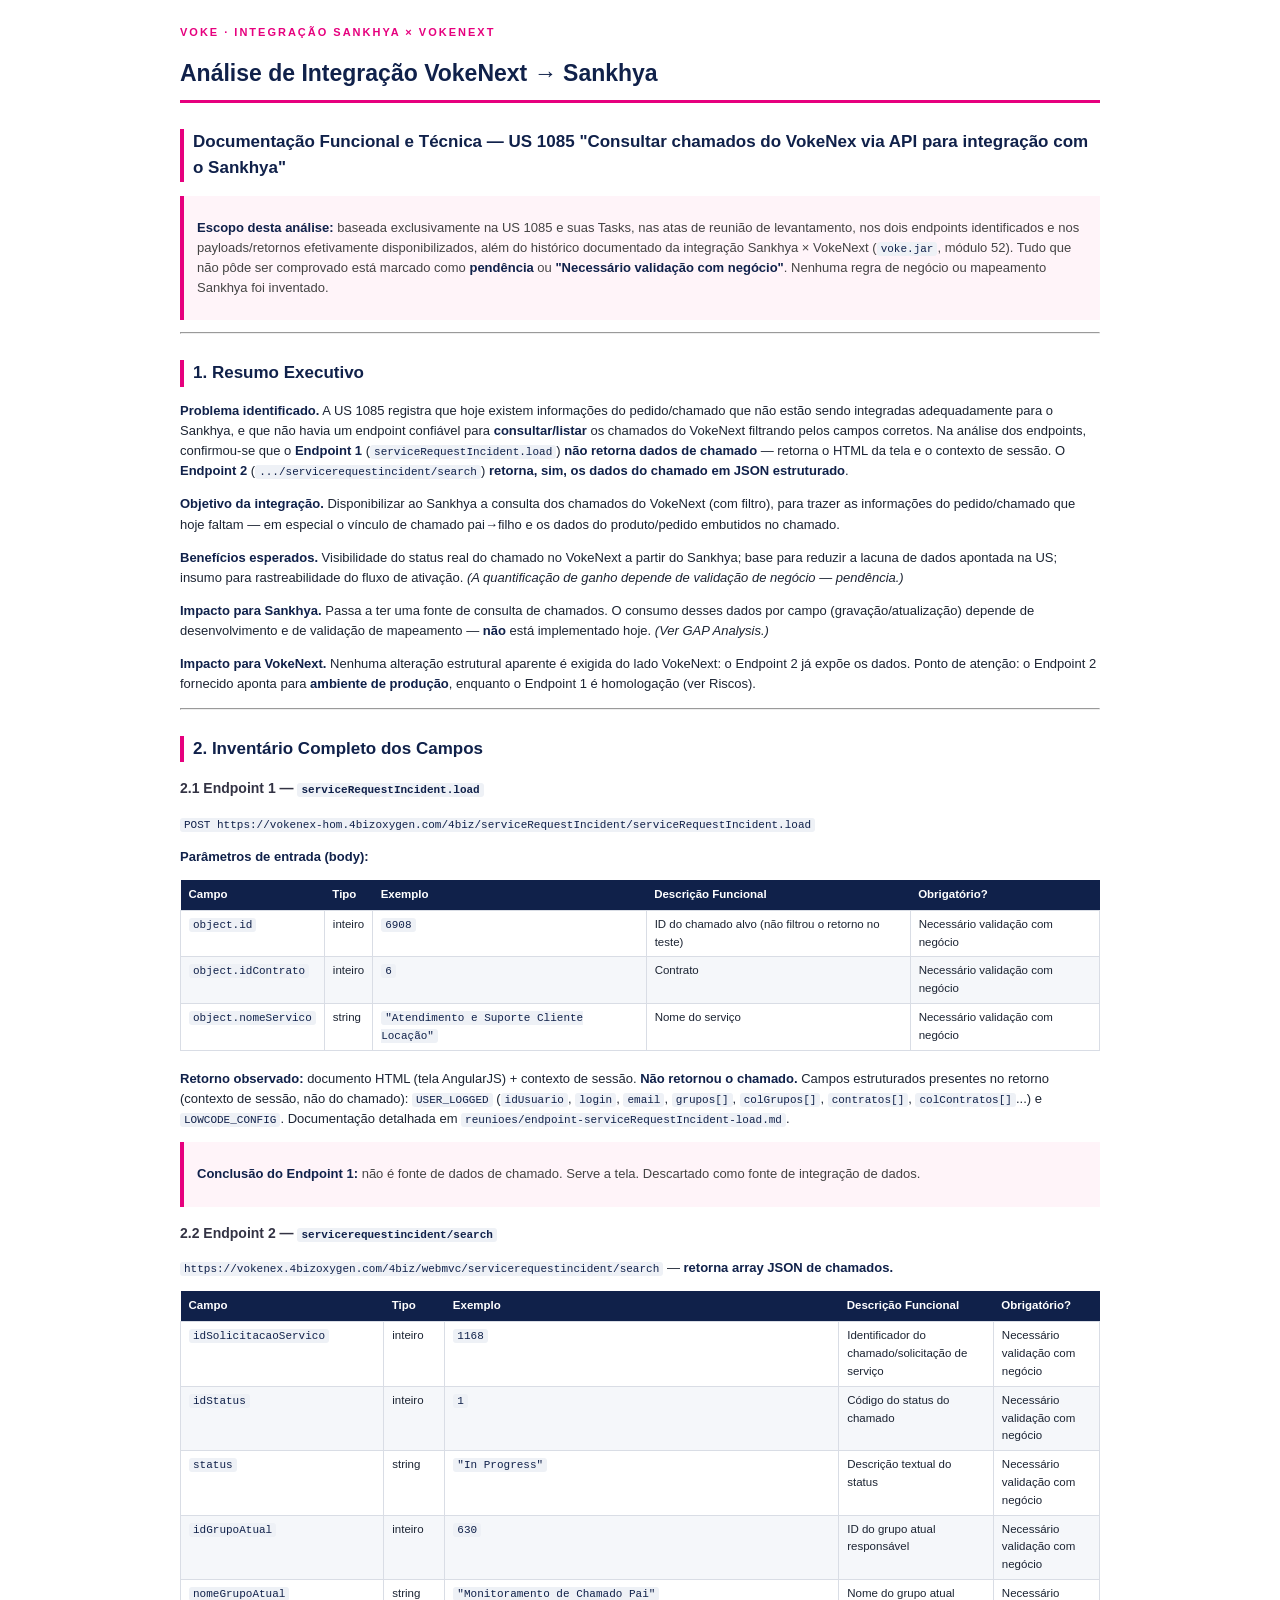
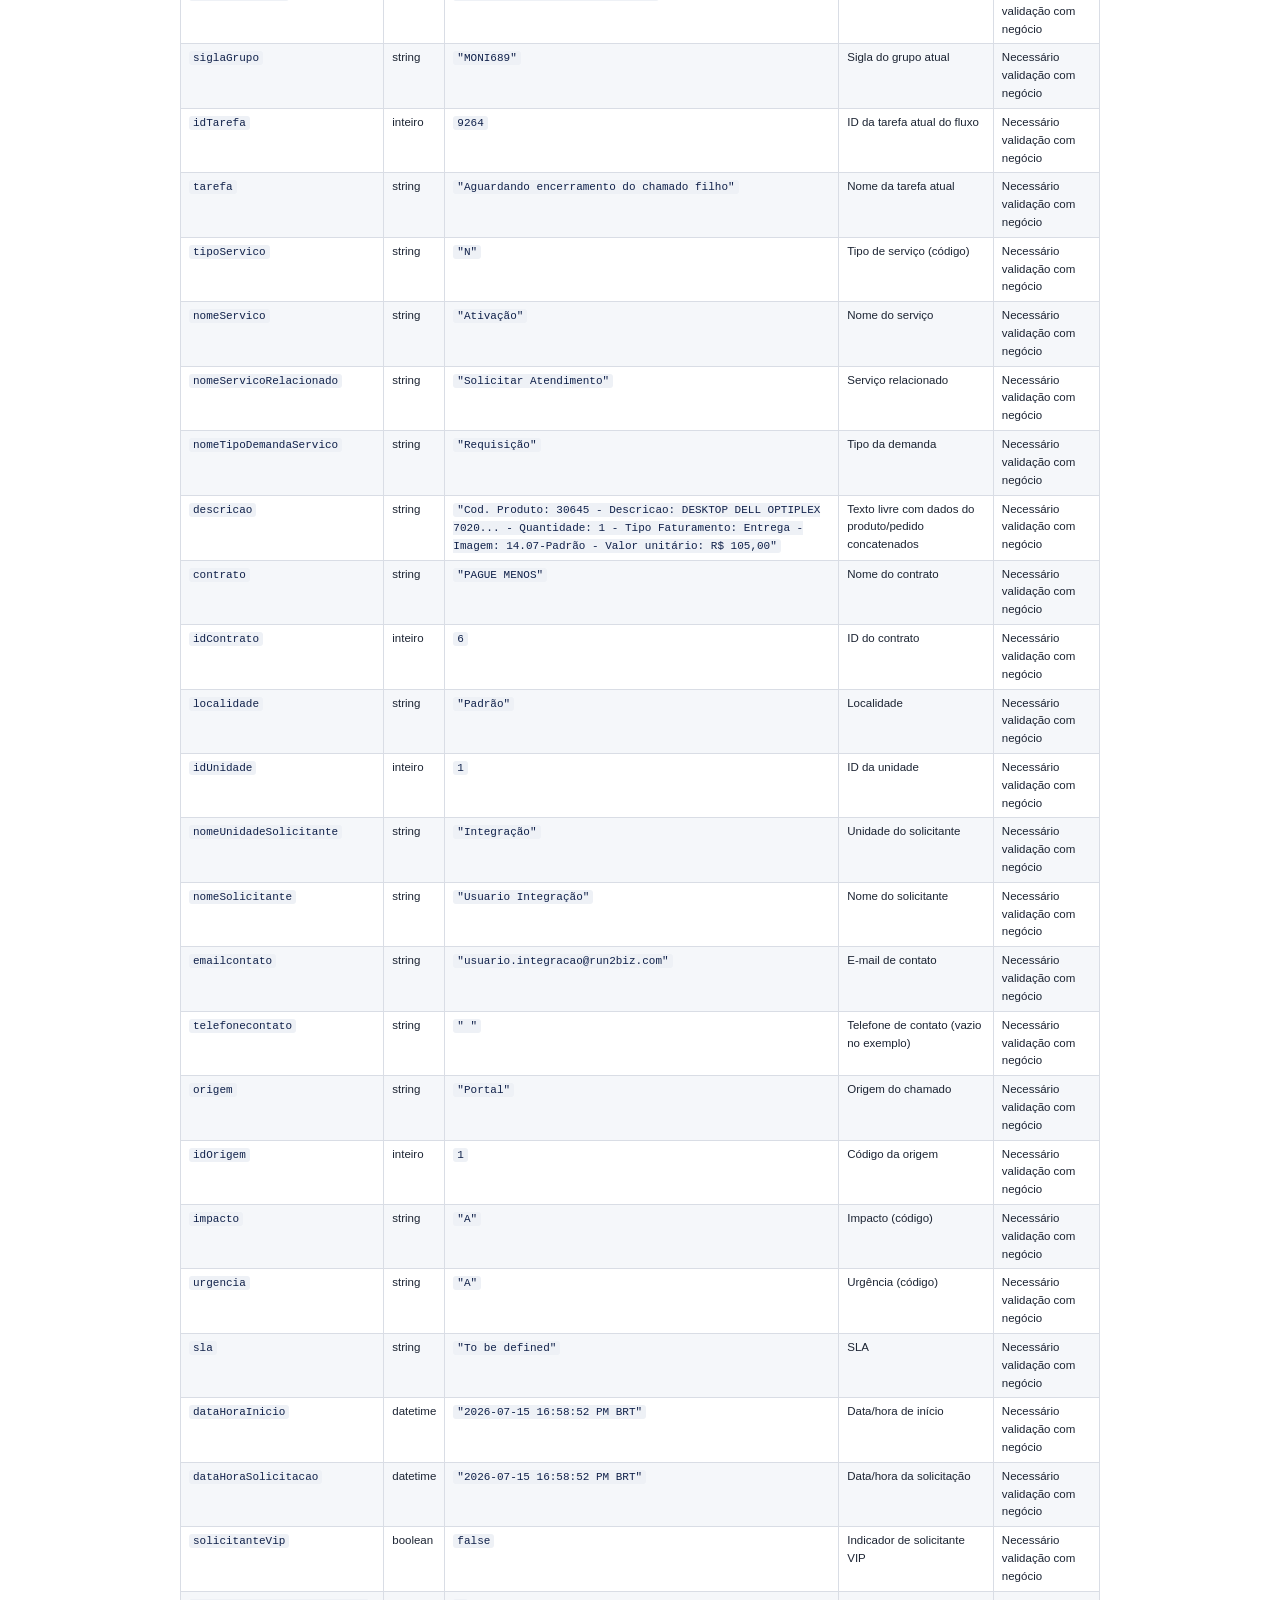
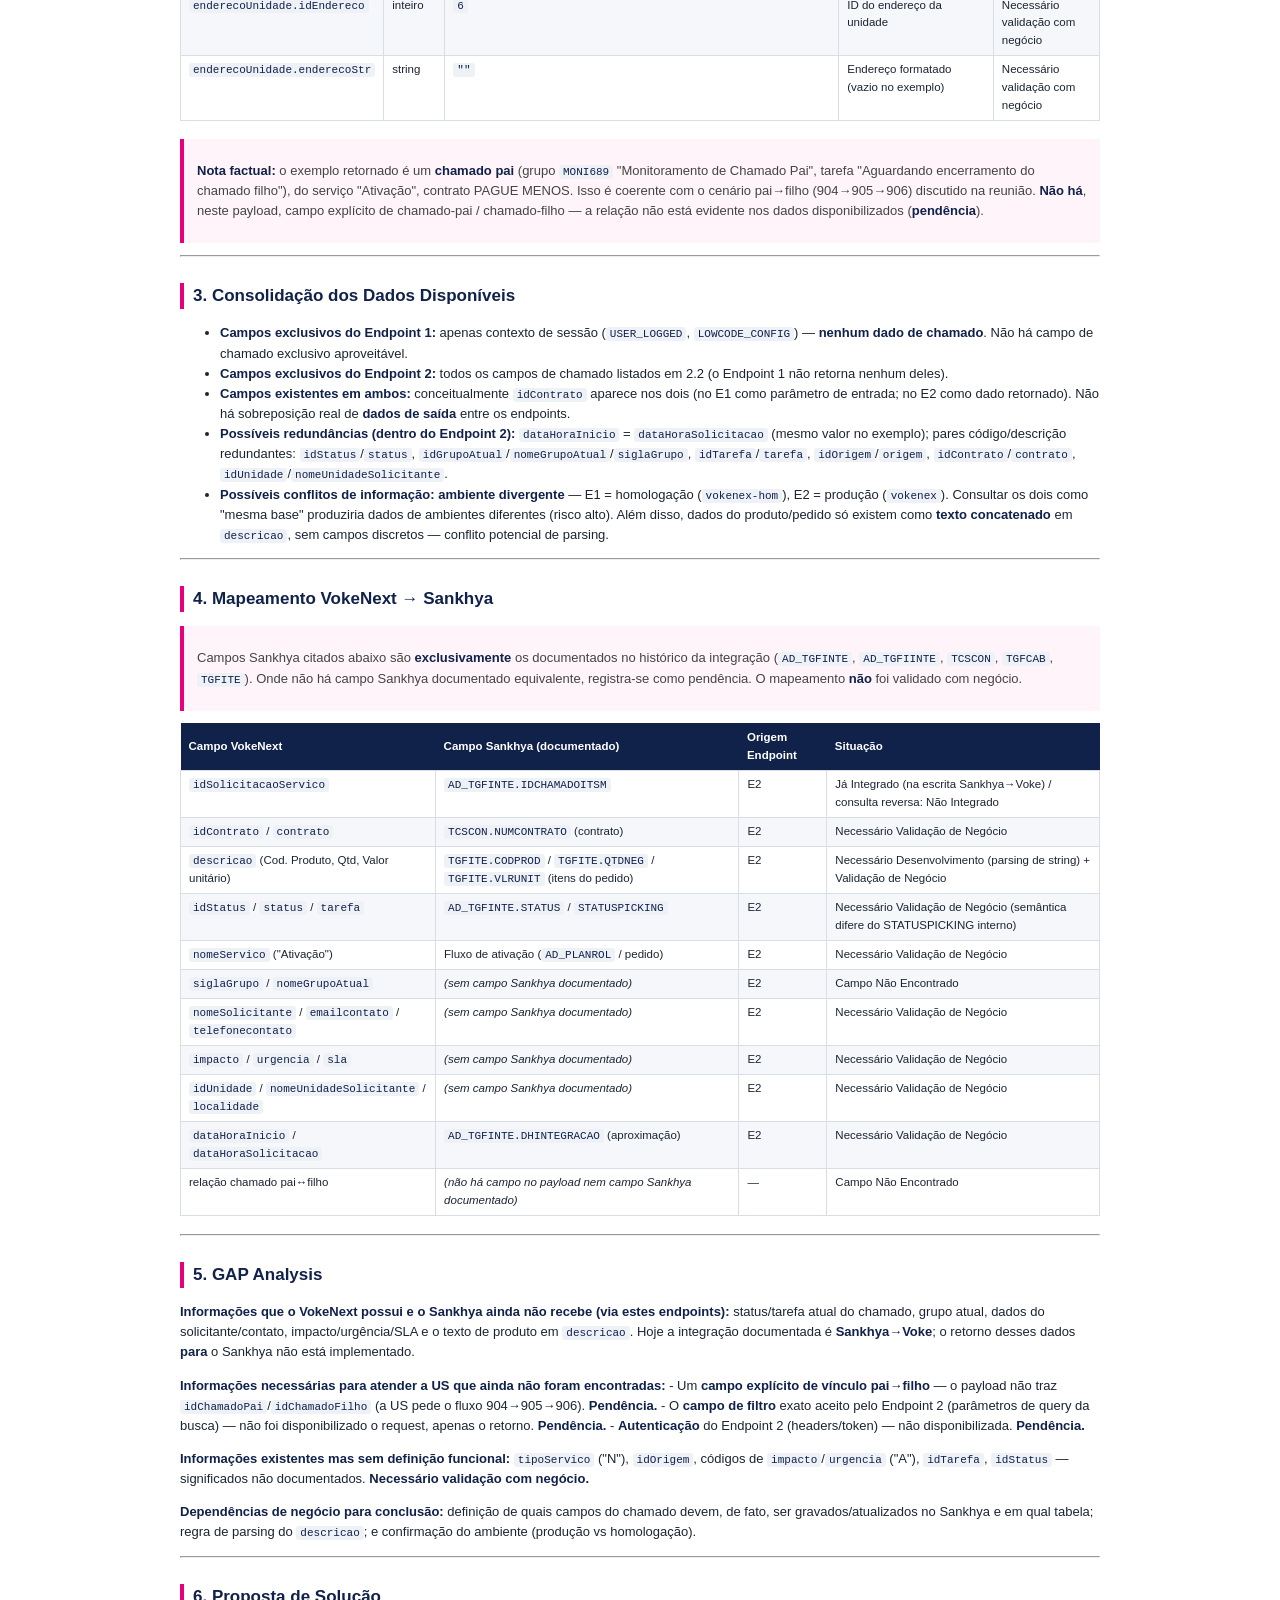
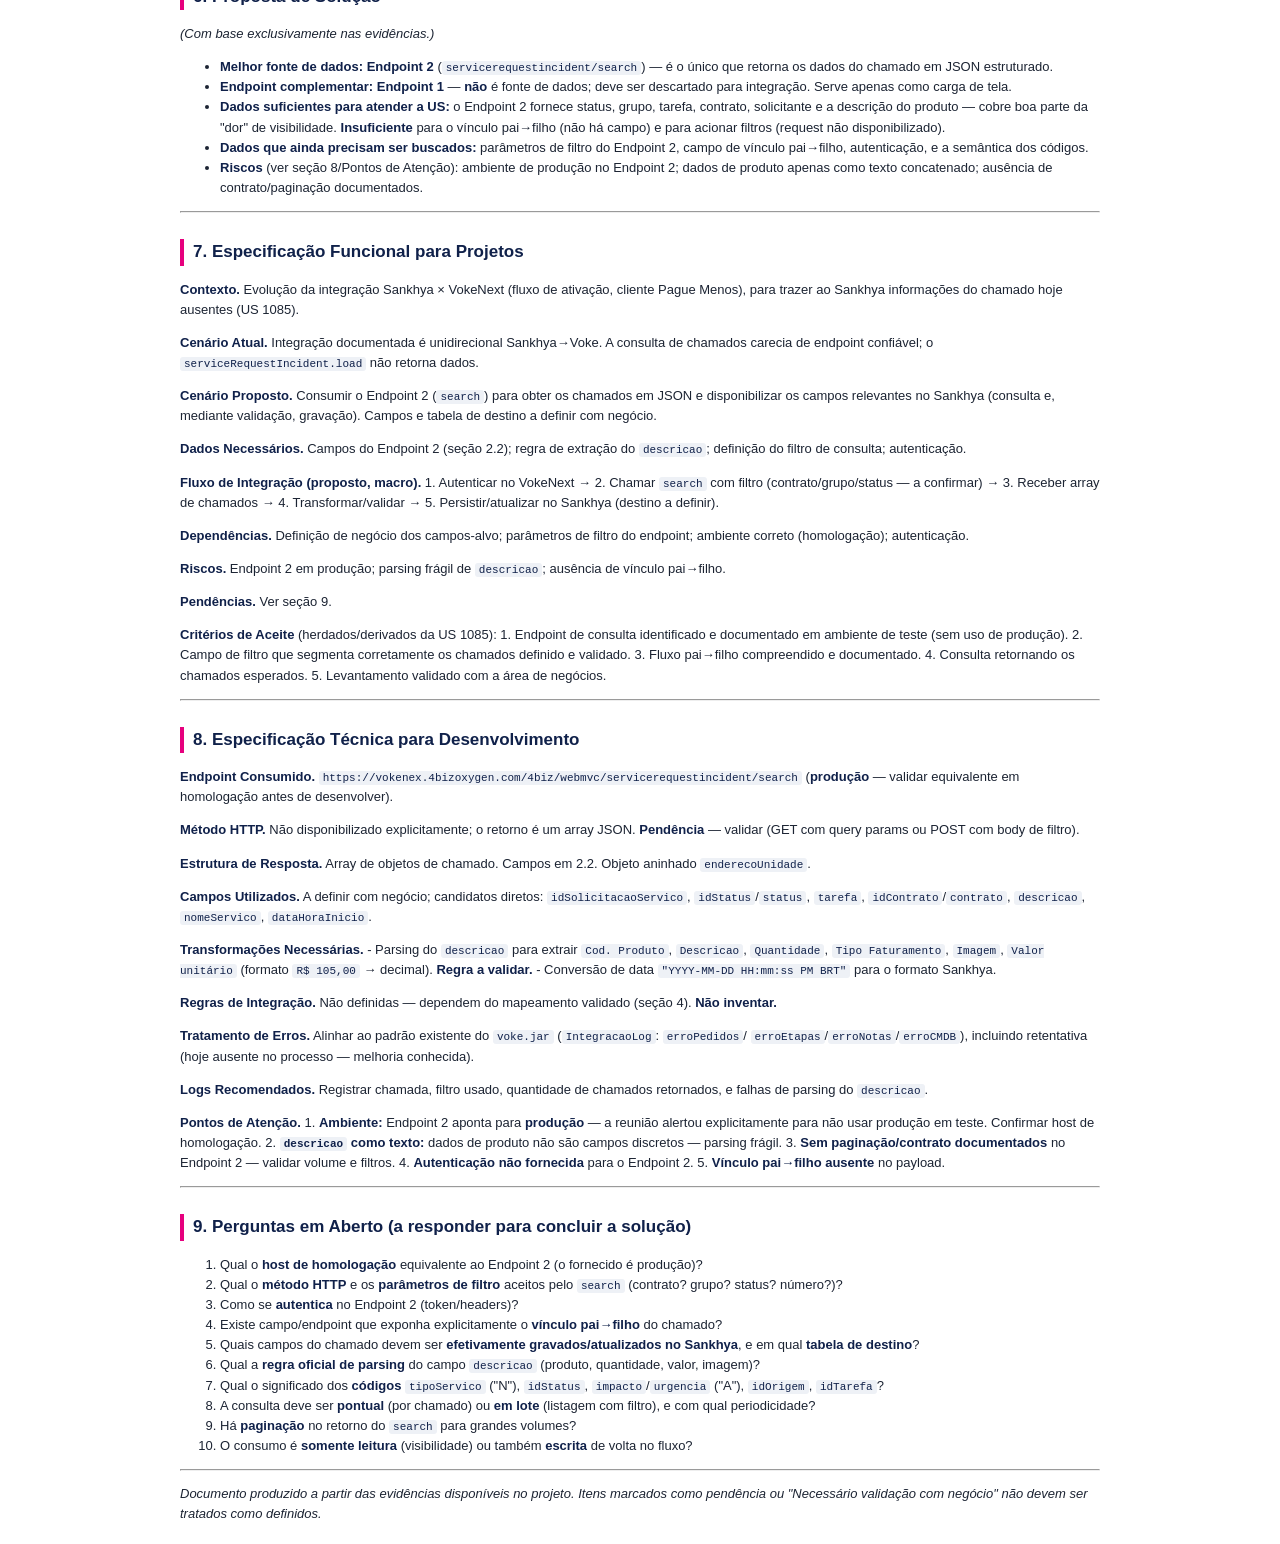
<file: reunioes/analise-integracao-voke-sankhya-US1085.html>
<!doctype html><html lang='pt-BR'><head><meta charset='utf-8'><style>
body{font-family:'Segoe UI',Arial,sans-serif;color:#1c2433;font-size:13px;line-height:1.55;max-width:920px;margin:24px auto;padding:0 18px;}
h1{color:#10214A;font-size:23px;border-bottom:3px solid #E6007E;padding-bottom:8px;margin-bottom:4px;}
h2{color:#10214A;font-size:17px;margin-top:26px;border-left:4px solid #E6007E;padding-left:9px;}
h3{color:#334;font-size:14px;margin-top:16px;}
table{border-collapse:collapse;width:100%;margin:10px 0 18px;font-size:11.5px;}
th{background:#10214A;color:#fff;text-align:left;padding:6px 8px;}
td{border:1px solid #d9dde5;padding:5px 8px;vertical-align:top;}
tr:nth-child(even) td{background:#f5f7fa;}
code{background:#eef1f6;color:#10214A;padding:1px 4px;border-radius:3px;font-family:Consolas,monospace;font-size:11px;}
blockquote{background:#fff4f9;border-left:4px solid #E6007E;margin:12px 0;padding:9px 13px;color:#444;}
a{color:#E6007E;} strong{color:#10214A;}
.brand{color:#E6007E;font-weight:bold;letter-spacing:2px;text-transform:uppercase;font-size:11px;}
@page{size:A4;margin:16mm 14mm;}
</style></head><body><div class='brand'>Voke &middot; Integração Sankhya × VokeNext</div><h1>Análise de Integração VokeNext → Sankhya</h1>
<h2>Documentação Funcional e Técnica — US 1085 "Consultar chamados do VokeNex via API para integração com o Sankhya"</h2>
<blockquote>
<p><strong>Escopo desta análise:</strong> baseada exclusivamente na US 1085 e suas Tasks, nas atas de reunião de
levantamento, nos dois endpoints identificados e nos payloads/retornos efetivamente disponibilizados,
além do histórico documentado da integração Sankhya × VokeNext (<code>voke.jar</code>, módulo 52).
Tudo que não pôde ser comprovado está marcado como <strong>pendência</strong> ou <strong>"Necessário validação com negócio"</strong>.
Nenhuma regra de negócio ou mapeamento Sankhya foi inventado.</p>
</blockquote>
<hr />
<h2>1. Resumo Executivo</h2>
<p><strong>Problema identificado.</strong> A US 1085 registra que hoje existem informações do pedido/chamado que
não estão sendo integradas adequadamente para o Sankhya, e que não havia um endpoint confiável para
<strong>consultar/listar</strong> os chamados do VokeNext filtrando pelos campos corretos. Na análise dos endpoints,
confirmou-se que o <strong>Endpoint 1</strong> (<code>serviceRequestIncident.load</code>) <strong>não retorna dados de chamado</strong> —
retorna o HTML da tela e o contexto de sessão. O <strong>Endpoint 2</strong> (<code>.../servicerequestincident/search</code>)
<strong>retorna, sim, os dados do chamado em JSON estruturado</strong>.</p>
<p><strong>Objetivo da integração.</strong> Disponibilizar ao Sankhya a consulta dos chamados do VokeNext (com filtro),
para trazer as informações do pedido/chamado que hoje faltam — em especial o vínculo de chamado
pai→filho e os dados do produto/pedido embutidos no chamado.</p>
<p><strong>Benefícios esperados.</strong> Visibilidade do status real do chamado no VokeNext a partir do Sankhya;
base para reduzir a lacuna de dados apontada na US; insumo para rastreabilidade do fluxo de ativação.
<em>(A quantificação de ganho depende de validação de negócio — pendência.)</em></p>
<p><strong>Impacto para Sankhya.</strong> Passa a ter uma fonte de consulta de chamados. O consumo desses dados por
campo (gravação/atualização) depende de desenvolvimento e de validação de mapeamento — <strong>não</strong> está
implementado hoje. <em>(Ver GAP Analysis.)</em></p>
<p><strong>Impacto para VokeNext.</strong> Nenhuma alteração estrutural aparente é exigida do lado VokeNext: o
Endpoint 2 já expõe os dados. Ponto de atenção: o Endpoint 2 fornecido aponta para <strong>ambiente de
produção</strong>, enquanto o Endpoint 1 é homologação (ver Riscos).</p>
<hr />
<h2>2. Inventário Completo dos Campos</h2>
<h3>2.1 Endpoint 1 — <code>serviceRequestIncident.load</code></h3>
<p><code>POST https://vokenex-hom.4bizoxygen.com/4biz/serviceRequestIncident/serviceRequestIncident.load</code></p>
<p><strong>Parâmetros de entrada (body):</strong></p>
<table>
<thead>
<tr>
<th>Campo</th>
<th>Tipo</th>
<th>Exemplo</th>
<th>Descrição Funcional</th>
<th>Obrigatório?</th>
</tr>
</thead>
<tbody>
<tr>
<td><code>object.id</code></td>
<td>inteiro</td>
<td><code>6908</code></td>
<td>ID do chamado alvo (não filtrou o retorno no teste)</td>
<td>Necessário validação com negócio</td>
</tr>
<tr>
<td><code>object.idContrato</code></td>
<td>inteiro</td>
<td><code>6</code></td>
<td>Contrato</td>
<td>Necessário validação com negócio</td>
</tr>
<tr>
<td><code>object.nomeServico</code></td>
<td>string</td>
<td><code>"Atendimento e Suporte Cliente Locação"</code></td>
<td>Nome do serviço</td>
<td>Necessário validação com negócio</td>
</tr>
</tbody>
</table>
<p><strong>Retorno observado:</strong> documento HTML (tela AngularJS) + contexto de sessão. <strong>Não retornou o chamado.</strong>
Campos estruturados presentes no retorno (contexto de sessão, não do chamado): <code>USER_LOGGED</code>
(<code>idUsuario</code>, <code>login</code>, <code>email</code>, <code>grupos[]</code>, <code>colGrupos[]</code>, <code>contratos[]</code>, <code>colContratos[]</code>...) e
<code>LOWCODE_CONFIG</code>. Documentação detalhada em <code>reunioes/endpoint-serviceRequestIncident-load.md</code>.</p>
<blockquote>
<p><strong>Conclusão do Endpoint 1:</strong> não é fonte de dados de chamado. Serve a tela. Descartado como fonte
de integração de dados.</p>
</blockquote>
<h3>2.2 Endpoint 2 — <code>servicerequestincident/search</code></h3>
<p><code>https://vokenex.4bizoxygen.com/4biz/webmvc/servicerequestincident/search</code> — <strong>retorna array JSON de chamados.</strong></p>
<table>
<thead>
<tr>
<th>Campo</th>
<th>Tipo</th>
<th>Exemplo</th>
<th>Descrição Funcional</th>
<th>Obrigatório?</th>
</tr>
</thead>
<tbody>
<tr>
<td><code>idSolicitacaoServico</code></td>
<td>inteiro</td>
<td><code>1168</code></td>
<td>Identificador do chamado/solicitação de serviço</td>
<td>Necessário validação com negócio</td>
</tr>
<tr>
<td><code>idStatus</code></td>
<td>inteiro</td>
<td><code>1</code></td>
<td>Código do status do chamado</td>
<td>Necessário validação com negócio</td>
</tr>
<tr>
<td><code>status</code></td>
<td>string</td>
<td><code>"In Progress"</code></td>
<td>Descrição textual do status</td>
<td>Necessário validação com negócio</td>
</tr>
<tr>
<td><code>idGrupoAtual</code></td>
<td>inteiro</td>
<td><code>630</code></td>
<td>ID do grupo atual responsável</td>
<td>Necessário validação com negócio</td>
</tr>
<tr>
<td><code>nomeGrupoAtual</code></td>
<td>string</td>
<td><code>"Monitoramento de Chamado Pai"</code></td>
<td>Nome do grupo atual</td>
<td>Necessário validação com negócio</td>
</tr>
<tr>
<td><code>siglaGrupo</code></td>
<td>string</td>
<td><code>"MONI689"</code></td>
<td>Sigla do grupo atual</td>
<td>Necessário validação com negócio</td>
</tr>
<tr>
<td><code>idTarefa</code></td>
<td>inteiro</td>
<td><code>9264</code></td>
<td>ID da tarefa atual do fluxo</td>
<td>Necessário validação com negócio</td>
</tr>
<tr>
<td><code>tarefa</code></td>
<td>string</td>
<td><code>"Aguardando encerramento do chamado filho"</code></td>
<td>Nome da tarefa atual</td>
<td>Necessário validação com negócio</td>
</tr>
<tr>
<td><code>tipoServico</code></td>
<td>string</td>
<td><code>"N"</code></td>
<td>Tipo de serviço (código)</td>
<td>Necessário validação com negócio</td>
</tr>
<tr>
<td><code>nomeServico</code></td>
<td>string</td>
<td><code>"Ativação"</code></td>
<td>Nome do serviço</td>
<td>Necessário validação com negócio</td>
</tr>
<tr>
<td><code>nomeServicoRelacionado</code></td>
<td>string</td>
<td><code>"Solicitar Atendimento"</code></td>
<td>Serviço relacionado</td>
<td>Necessário validação com negócio</td>
</tr>
<tr>
<td><code>nomeTipoDemandaServico</code></td>
<td>string</td>
<td><code>"Requisição"</code></td>
<td>Tipo da demanda</td>
<td>Necessário validação com negócio</td>
</tr>
<tr>
<td><code>descricao</code></td>
<td>string</td>
<td><code>"Cod. Produto: 30645 - Descricao: DESKTOP DELL OPTIPLEX 7020... - Quantidade: 1 - Tipo Faturamento: Entrega - Imagem: 14.07-Padrão - Valor unitário: R$ 105,00"</code></td>
<td>Texto livre com dados do produto/pedido concatenados</td>
<td>Necessário validação com negócio</td>
</tr>
<tr>
<td><code>contrato</code></td>
<td>string</td>
<td><code>"PAGUE MENOS"</code></td>
<td>Nome do contrato</td>
<td>Necessário validação com negócio</td>
</tr>
<tr>
<td><code>idContrato</code></td>
<td>inteiro</td>
<td><code>6</code></td>
<td>ID do contrato</td>
<td>Necessário validação com negócio</td>
</tr>
<tr>
<td><code>localidade</code></td>
<td>string</td>
<td><code>"Padrão"</code></td>
<td>Localidade</td>
<td>Necessário validação com negócio</td>
</tr>
<tr>
<td><code>idUnidade</code></td>
<td>inteiro</td>
<td><code>1</code></td>
<td>ID da unidade</td>
<td>Necessário validação com negócio</td>
</tr>
<tr>
<td><code>nomeUnidadeSolicitante</code></td>
<td>string</td>
<td><code>"Integração"</code></td>
<td>Unidade do solicitante</td>
<td>Necessário validação com negócio</td>
</tr>
<tr>
<td><code>nomeSolicitante</code></td>
<td>string</td>
<td><code>"Usuario Integração"</code></td>
<td>Nome do solicitante</td>
<td>Necessário validação com negócio</td>
</tr>
<tr>
<td><code>emailcontato</code></td>
<td>string</td>
<td><code>"usuario.integracao@run2biz.com"</code></td>
<td>E-mail de contato</td>
<td>Necessário validação com negócio</td>
</tr>
<tr>
<td><code>telefonecontato</code></td>
<td>string</td>
<td><code>" "</code></td>
<td>Telefone de contato (vazio no exemplo)</td>
<td>Necessário validação com negócio</td>
</tr>
<tr>
<td><code>origem</code></td>
<td>string</td>
<td><code>"Portal"</code></td>
<td>Origem do chamado</td>
<td>Necessário validação com negócio</td>
</tr>
<tr>
<td><code>idOrigem</code></td>
<td>inteiro</td>
<td><code>1</code></td>
<td>Código da origem</td>
<td>Necessário validação com negócio</td>
</tr>
<tr>
<td><code>impacto</code></td>
<td>string</td>
<td><code>"A"</code></td>
<td>Impacto (código)</td>
<td>Necessário validação com negócio</td>
</tr>
<tr>
<td><code>urgencia</code></td>
<td>string</td>
<td><code>"A"</code></td>
<td>Urgência (código)</td>
<td>Necessário validação com negócio</td>
</tr>
<tr>
<td><code>sla</code></td>
<td>string</td>
<td><code>"To be defined"</code></td>
<td>SLA</td>
<td>Necessário validação com negócio</td>
</tr>
<tr>
<td><code>dataHoraInicio</code></td>
<td>datetime</td>
<td><code>"2026-07-15 16:58:52 PM BRT"</code></td>
<td>Data/hora de início</td>
<td>Necessário validação com negócio</td>
</tr>
<tr>
<td><code>dataHoraSolicitacao</code></td>
<td>datetime</td>
<td><code>"2026-07-15 16:58:52 PM BRT"</code></td>
<td>Data/hora da solicitação</td>
<td>Necessário validação com negócio</td>
</tr>
<tr>
<td><code>solicitanteVip</code></td>
<td>boolean</td>
<td><code>false</code></td>
<td>Indicador de solicitante VIP</td>
<td>Necessário validação com negócio</td>
</tr>
<tr>
<td><code>enderecoUnidade.idEndereco</code></td>
<td>inteiro</td>
<td><code>6</code></td>
<td>ID do endereço da unidade</td>
<td>Necessário validação com negócio</td>
</tr>
<tr>
<td><code>enderecoUnidade.enderecoStr</code></td>
<td>string</td>
<td><code>""</code></td>
<td>Endereço formatado (vazio no exemplo)</td>
<td>Necessário validação com negócio</td>
</tr>
</tbody>
</table>
<blockquote>
<p><strong>Nota factual:</strong> o exemplo retornado é um <strong>chamado pai</strong> (grupo <code>MONI689</code> "Monitoramento de Chamado
Pai", tarefa "Aguardando encerramento do chamado filho"), do serviço "Ativação", contrato PAGUE MENOS.
Isso é coerente com o cenário pai→filho (904→905→906) discutido na reunião. <strong>Não há</strong>, neste payload,
campo explícito de chamado-pai / chamado-filho — a relação não está evidente nos dados disponibilizados
(<strong>pendência</strong>).</p>
</blockquote>
<hr />
<h2>3. Consolidação dos Dados Disponíveis</h2>
<ul>
<li><strong>Campos exclusivos do Endpoint 1:</strong> apenas contexto de sessão (<code>USER_LOGGED</code>, <code>LOWCODE_CONFIG</code>) —
  <strong>nenhum dado de chamado</strong>. Não há campo de chamado exclusivo aproveitável.</li>
<li><strong>Campos exclusivos do Endpoint 2:</strong> todos os campos de chamado listados em 2.2 (o Endpoint 1 não
  retorna nenhum deles).</li>
<li><strong>Campos existentes em ambos:</strong> conceitualmente <code>idContrato</code> aparece nos dois (no E1 como parâmetro de
  entrada; no E2 como dado retornado). Não há sobreposição real de <strong>dados de saída</strong> entre os endpoints.</li>
<li><strong>Possíveis redundâncias (dentro do Endpoint 2):</strong> <code>dataHoraInicio</code> = <code>dataHoraSolicitacao</code> (mesmo valor
  no exemplo); pares código/descrição redundantes: <code>idStatus</code>/<code>status</code>, <code>idGrupoAtual</code>/<code>nomeGrupoAtual</code>/<code>siglaGrupo</code>,
  <code>idTarefa</code>/<code>tarefa</code>, <code>idOrigem</code>/<code>origem</code>, <code>idContrato</code>/<code>contrato</code>, <code>idUnidade</code>/<code>nomeUnidadeSolicitante</code>.</li>
<li><strong>Possíveis conflitos de informação:</strong> <strong>ambiente divergente</strong> — E1 = homologação (<code>vokenex-hom</code>),
  E2 = produção (<code>vokenex</code>). Consultar os dois como "mesma base" produziria dados de ambientes diferentes
  (risco alto). Além disso, dados do produto/pedido só existem como <strong>texto concatenado</strong> em <code>descricao</code>,
  sem campos discretos — conflito potencial de parsing.</li>
</ul>
<hr />
<h2>4. Mapeamento VokeNext → Sankhya</h2>
<blockquote>
<p>Campos Sankhya citados abaixo são <strong>exclusivamente</strong> os documentados no histórico da integração
(<code>AD_TGFINTE</code>, <code>AD_TGFIINTE</code>, <code>TCSCON</code>, <code>TGFCAB</code>, <code>TGFITE</code>). Onde não há campo Sankhya documentado
equivalente, registra-se como pendência. O mapeamento <strong>não</strong> foi validado com negócio.</p>
</blockquote>
<table>
<thead>
<tr>
<th>Campo VokeNext</th>
<th>Campo Sankhya (documentado)</th>
<th>Origem Endpoint</th>
<th>Situação</th>
</tr>
</thead>
<tbody>
<tr>
<td><code>idSolicitacaoServico</code></td>
<td><code>AD_TGFINTE.IDCHAMADOITSM</code></td>
<td>E2</td>
<td>Já Integrado (na escrita Sankhya→Voke) / consulta reversa: Não Integrado</td>
</tr>
<tr>
<td><code>idContrato</code> / <code>contrato</code></td>
<td><code>TCSCON.NUMCONTRATO</code> (contrato)</td>
<td>E2</td>
<td>Necessário Validação de Negócio</td>
</tr>
<tr>
<td><code>descricao</code> (Cod. Produto, Qtd, Valor unitário)</td>
<td><code>TGFITE.CODPROD</code> / <code>TGFITE.QTDNEG</code> / <code>TGFITE.VLRUNIT</code> (itens do pedido)</td>
<td>E2</td>
<td>Necessário Desenvolvimento (parsing de string) + Validação de Negócio</td>
</tr>
<tr>
<td><code>idStatus</code> / <code>status</code> / <code>tarefa</code></td>
<td><code>AD_TGFINTE.STATUS</code> / <code>STATUSPICKING</code></td>
<td>E2</td>
<td>Necessário Validação de Negócio (semântica difere do STATUSPICKING interno)</td>
</tr>
<tr>
<td><code>nomeServico</code> ("Ativação")</td>
<td>Fluxo de ativação (<code>AD_PLANROL</code> / pedido)</td>
<td>E2</td>
<td>Necessário Validação de Negócio</td>
</tr>
<tr>
<td><code>siglaGrupo</code> / <code>nomeGrupoAtual</code></td>
<td><em>(sem campo Sankhya documentado)</em></td>
<td>E2</td>
<td>Campo Não Encontrado</td>
</tr>
<tr>
<td><code>nomeSolicitante</code> / <code>emailcontato</code> / <code>telefonecontato</code></td>
<td><em>(sem campo Sankhya documentado)</em></td>
<td>E2</td>
<td>Necessário Validação de Negócio</td>
</tr>
<tr>
<td><code>impacto</code> / <code>urgencia</code> / <code>sla</code></td>
<td><em>(sem campo Sankhya documentado)</em></td>
<td>E2</td>
<td>Necessário Validação de Negócio</td>
</tr>
<tr>
<td><code>idUnidade</code> / <code>nomeUnidadeSolicitante</code> / <code>localidade</code></td>
<td><em>(sem campo Sankhya documentado)</em></td>
<td>E2</td>
<td>Necessário Validação de Negócio</td>
</tr>
<tr>
<td><code>dataHoraInicio</code> / <code>dataHoraSolicitacao</code></td>
<td><code>AD_TGFINTE.DHINTEGRACAO</code> (aproximação)</td>
<td>E2</td>
<td>Necessário Validação de Negócio</td>
</tr>
<tr>
<td>relação chamado pai↔filho</td>
<td><em>(não há campo no payload nem campo Sankhya documentado)</em></td>
<td>—</td>
<td>Campo Não Encontrado</td>
</tr>
</tbody>
</table>
<hr />
<h2>5. GAP Analysis</h2>
<p><strong>Informações que o VokeNext possui e o Sankhya ainda não recebe (via estes endpoints):</strong>
status/tarefa atual do chamado, grupo atual, dados do solicitante/contato, impacto/urgência/SLA e o
texto de produto em <code>descricao</code>. Hoje a integração documentada é <strong>Sankhya→Voke</strong>; o retorno desses
dados <strong>para</strong> o Sankhya não está implementado.</p>
<p><strong>Informações necessárias para atender a US que ainda não foram encontradas:</strong>
- Um <strong>campo explícito de vínculo pai→filho</strong> — o payload não traz <code>idChamadoPai</code>/<code>idChamadoFilho</code>
  (a US pede o fluxo 904→905→906). <strong>Pendência.</strong>
- O <strong>campo de filtro</strong> exato aceito pelo Endpoint 2 (parâmetros de query da busca) — não foi
  disponibilizado o request, apenas o retorno. <strong>Pendência.</strong>
- <strong>Autenticação</strong> do Endpoint 2 (headers/token) — não disponibilizada. <strong>Pendência.</strong></p>
<p><strong>Informações existentes mas sem definição funcional:</strong>
<code>tipoServico</code> ("N"), <code>idOrigem</code>, códigos de <code>impacto</code>/<code>urgencia</code> ("A"), <code>idTarefa</code>, <code>idStatus</code> —
significados não documentados. <strong>Necessário validação com negócio.</strong></p>
<p><strong>Dependências de negócio para conclusão:</strong>
definição de quais campos do chamado devem, de fato, ser gravados/atualizados no Sankhya e em qual
tabela; regra de parsing do <code>descricao</code>; e confirmação do ambiente (produção vs homologação).</p>
<hr />
<h2>6. Proposta de Solução</h2>
<p><em>(Com base exclusivamente nas evidências.)</em></p>
<ul>
<li><strong>Melhor fonte de dados:</strong> <strong>Endpoint 2</strong> (<code>servicerequestincident/search</code>) — é o único que retorna
  os dados do chamado em JSON estruturado.</li>
<li><strong>Endpoint complementar:</strong> <strong>Endpoint 1</strong> — <strong>não</strong> é fonte de dados; deve ser descartado para
  integração. Serve apenas como carga de tela.</li>
<li><strong>Dados suficientes para atender a US:</strong> o Endpoint 2 fornece status, grupo, tarefa, contrato,
  solicitante e a descrição do produto — cobre boa parte da "dor" de visibilidade. <strong>Insuficiente</strong>
  para o vínculo pai→filho (não há campo) e para acionar filtros (request não disponibilizado).</li>
<li><strong>Dados que ainda precisam ser buscados:</strong> parâmetros de filtro do Endpoint 2, campo de vínculo
  pai→filho, autenticação, e a semântica dos códigos.</li>
<li><strong>Riscos</strong> (ver seção 8/Pontos de Atenção): ambiente de produção no Endpoint 2; dados de produto
  apenas como texto concatenado; ausência de contrato/paginação documentados.</li>
</ul>
<hr />
<h2>7. Especificação Funcional para Projetos</h2>
<p><strong>Contexto.</strong> Evolução da integração Sankhya × VokeNext (fluxo de ativação, cliente Pague Menos),
para trazer ao Sankhya informações do chamado hoje ausentes (US 1085).</p>
<p><strong>Cenário Atual.</strong> Integração documentada é unidirecional Sankhya→Voke. A consulta de chamados
carecia de endpoint confiável; o <code>serviceRequestIncident.load</code> não retorna dados.</p>
<p><strong>Cenário Proposto.</strong> Consumir o Endpoint 2 (<code>search</code>) para obter os chamados em JSON e disponibilizar
os campos relevantes no Sankhya (consulta e, mediante validação, gravação). Campos e tabela de destino
a definir com negócio.</p>
<p><strong>Dados Necessários.</strong> Campos do Endpoint 2 (seção 2.2); regra de extração do <code>descricao</code>; definição
do filtro de consulta; autenticação.</p>
<p><strong>Fluxo de Integração (proposto, macro).</strong>
1. Autenticar no VokeNext → 2. Chamar <code>search</code> com filtro (contrato/grupo/status — a confirmar) →
3. Receber array de chamados → 4. Transformar/validar → 5. Persistir/atualizar no Sankhya (destino a definir).</p>
<p><strong>Dependências.</strong> Definição de negócio dos campos-alvo; parâmetros de filtro do endpoint; ambiente
correto (homologação); autenticação.</p>
<p><strong>Riscos.</strong> Endpoint 2 em produção; parsing frágil de <code>descricao</code>; ausência de vínculo pai→filho.</p>
<p><strong>Pendências.</strong> Ver seção 9.</p>
<p><strong>Critérios de Aceite</strong> (herdados/derivados da US 1085):
1. Endpoint de consulta identificado e documentado em ambiente de teste (sem uso de produção).
2. Campo de filtro que segmenta corretamente os chamados definido e validado.
3. Fluxo pai→filho compreendido e documentado.
4. Consulta retornando os chamados esperados.
5. Levantamento validado com a área de negócios.</p>
<hr />
<h2>8. Especificação Técnica para Desenvolvimento</h2>
<p><strong>Endpoint Consumido.</strong> <code>https://vokenex.4bizoxygen.com/4biz/webmvc/servicerequestincident/search</code>
(<strong>produção</strong> — validar equivalente em homologação antes de desenvolver).</p>
<p><strong>Método HTTP.</strong> Não disponibilizado explicitamente; o retorno é um array JSON. <strong>Pendência</strong> — validar
(GET com query params ou POST com body de filtro).</p>
<p><strong>Estrutura de Resposta.</strong> Array de objetos de chamado. Campos em 2.2. Objeto aninhado <code>enderecoUnidade</code>.</p>
<p><strong>Campos Utilizados.</strong> A definir com negócio; candidatos diretos: <code>idSolicitacaoServico</code>, <code>idStatus</code>/<code>status</code>,
<code>tarefa</code>, <code>idContrato</code>/<code>contrato</code>, <code>descricao</code>, <code>nomeServico</code>, <code>dataHoraInicio</code>.</p>
<p><strong>Transformações Necessárias.</strong>
- Parsing do <code>descricao</code> para extrair <code>Cod. Produto</code>, <code>Descricao</code>, <code>Quantidade</code>, <code>Tipo Faturamento</code>,
  <code>Imagem</code>, <code>Valor unitário</code> (formato <code>R$ 105,00</code> → decimal). <strong>Regra a validar.</strong>
- Conversão de data <code>"YYYY-MM-DD HH:mm:ss PM BRT"</code> para o formato Sankhya.</p>
<p><strong>Regras de Integração.</strong> Não definidas — dependem do mapeamento validado (seção 4). <strong>Não inventar.</strong></p>
<p><strong>Tratamento de Erros.</strong> Alinhar ao padrão existente do <code>voke.jar</code> (<code>IntegracaoLog</code>: <code>erroPedidos</code>/
<code>erroEtapas</code>/<code>erroNotas</code>/<code>erroCMDB</code>), incluindo retentativa (hoje ausente no processo — melhoria conhecida).</p>
<p><strong>Logs Recomendados.</strong> Registrar chamada, filtro usado, quantidade de chamados retornados, e falhas de
parsing do <code>descricao</code>.</p>
<p><strong>Pontos de Atenção.</strong>
1. <strong>Ambiente:</strong> Endpoint 2 aponta para <strong>produção</strong> — a reunião alertou explicitamente para não usar
   produção em teste. Confirmar host de homologação.
2. <strong><code>descricao</code> como texto:</strong> dados de produto não são campos discretos — parsing frágil.
3. <strong>Sem paginação/contrato documentados</strong> no Endpoint 2 — validar volume e filtros.
4. <strong>Autenticação não fornecida</strong> para o Endpoint 2.
5. <strong>Vínculo pai→filho ausente</strong> no payload.</p>
<hr />
<h2>9. Perguntas em Aberto (a responder para concluir a solução)</h2>
<ol>
<li>Qual o <strong>host de homologação</strong> equivalente ao Endpoint 2 (o fornecido é produção)?</li>
<li>Qual o <strong>método HTTP</strong> e os <strong>parâmetros de filtro</strong> aceitos pelo <code>search</code> (contrato? grupo? status? número?)?</li>
<li>Como se <strong>autentica</strong> no Endpoint 2 (token/headers)?</li>
<li>Existe campo/endpoint que exponha explicitamente o <strong>vínculo pai→filho</strong> do chamado?</li>
<li>Quais campos do chamado devem ser <strong>efetivamente gravados/atualizados no Sankhya</strong>, e em qual <strong>tabela de destino</strong>?</li>
<li>Qual a <strong>regra oficial de parsing</strong> do campo <code>descricao</code> (produto, quantidade, valor, imagem)?</li>
<li>Qual o significado dos <strong>códigos</strong> <code>tipoServico</code> ("N"), <code>idStatus</code>, <code>impacto</code>/<code>urgencia</code> ("A"), <code>idOrigem</code>, <code>idTarefa</code>?</li>
<li>A consulta deve ser <strong>pontual</strong> (por chamado) ou <strong>em lote</strong> (listagem com filtro), e com qual periodicidade?</li>
<li>Há <strong>paginação</strong> no retorno do <code>search</code> para grandes volumes?</li>
<li>O consumo é <strong>somente leitura</strong> (visibilidade) ou também <strong>escrita</strong> de volta no fluxo?</li>
</ol>
<hr />
<p><em>Documento produzido a partir das evidências disponíveis no projeto. Itens marcados como pendência ou
"Necessário validação com negócio" não devem ser tratados como definidos.</em></p></body></html>
</file>
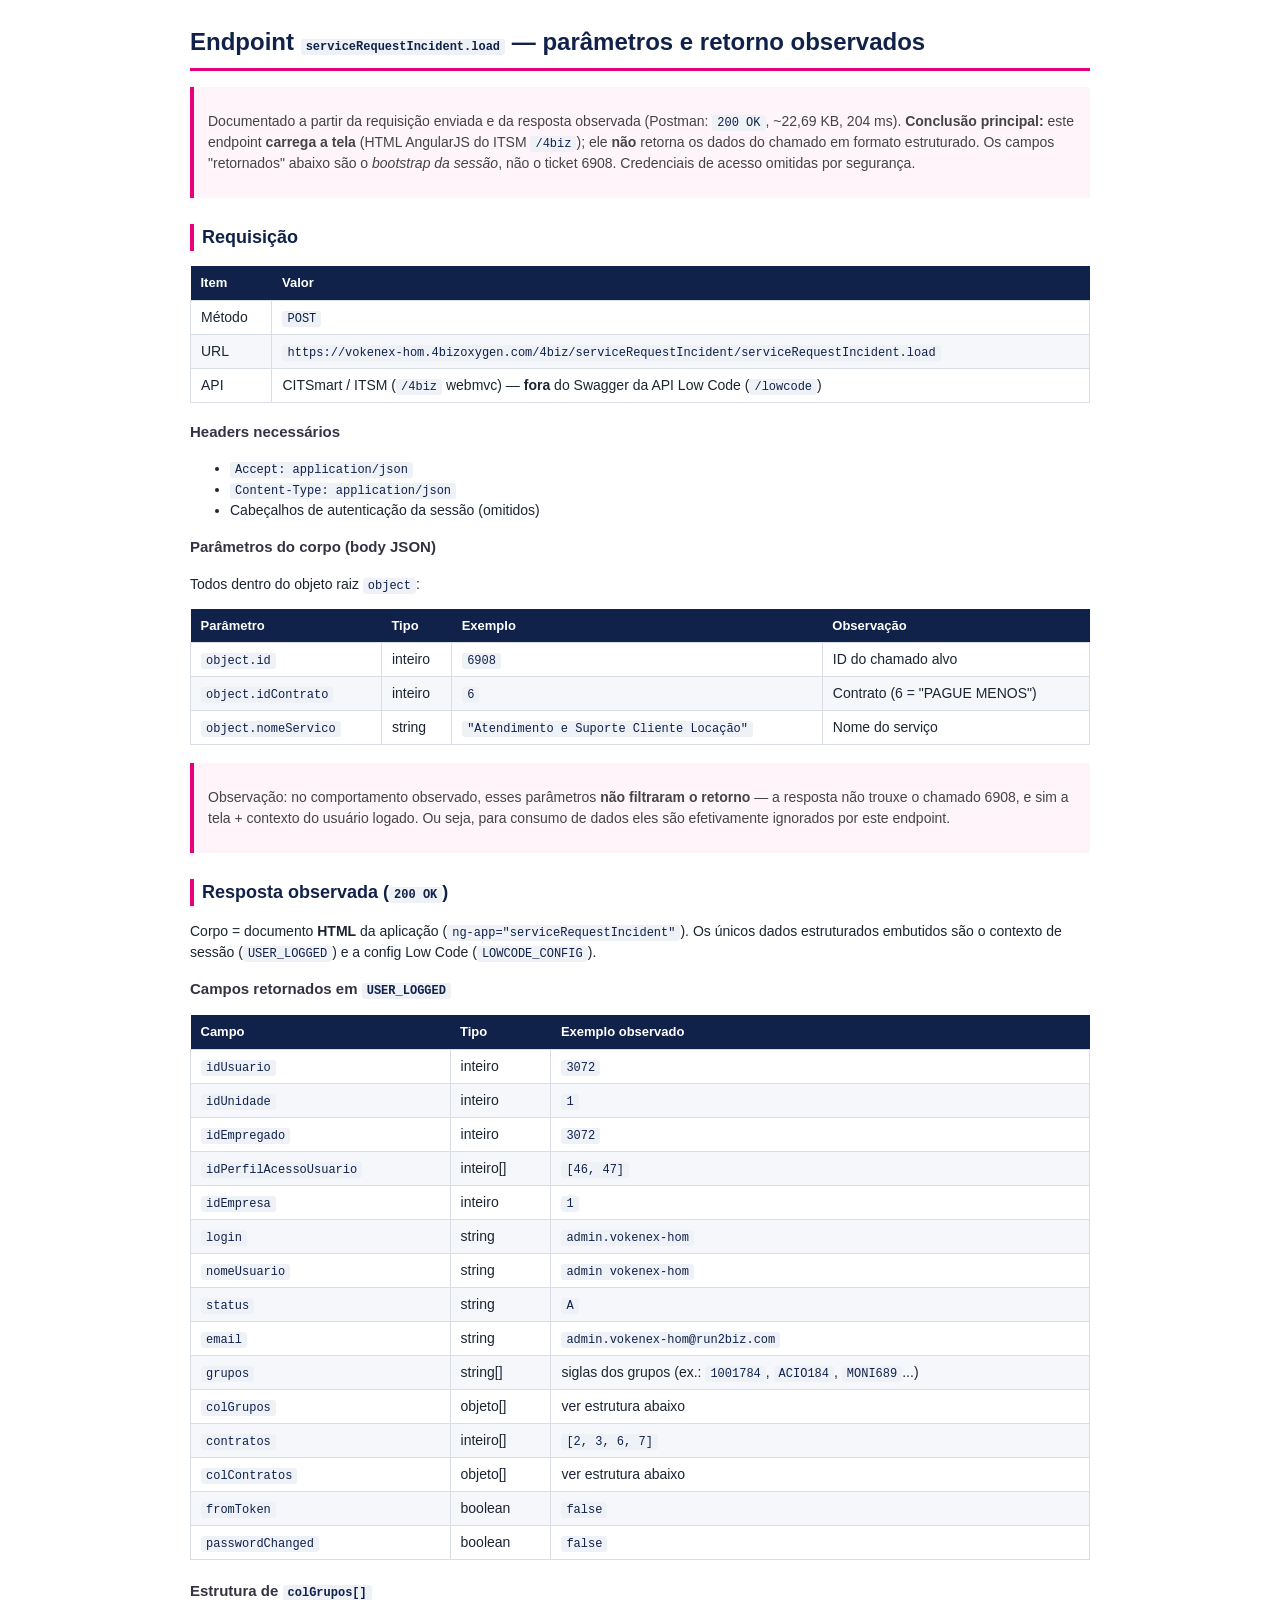
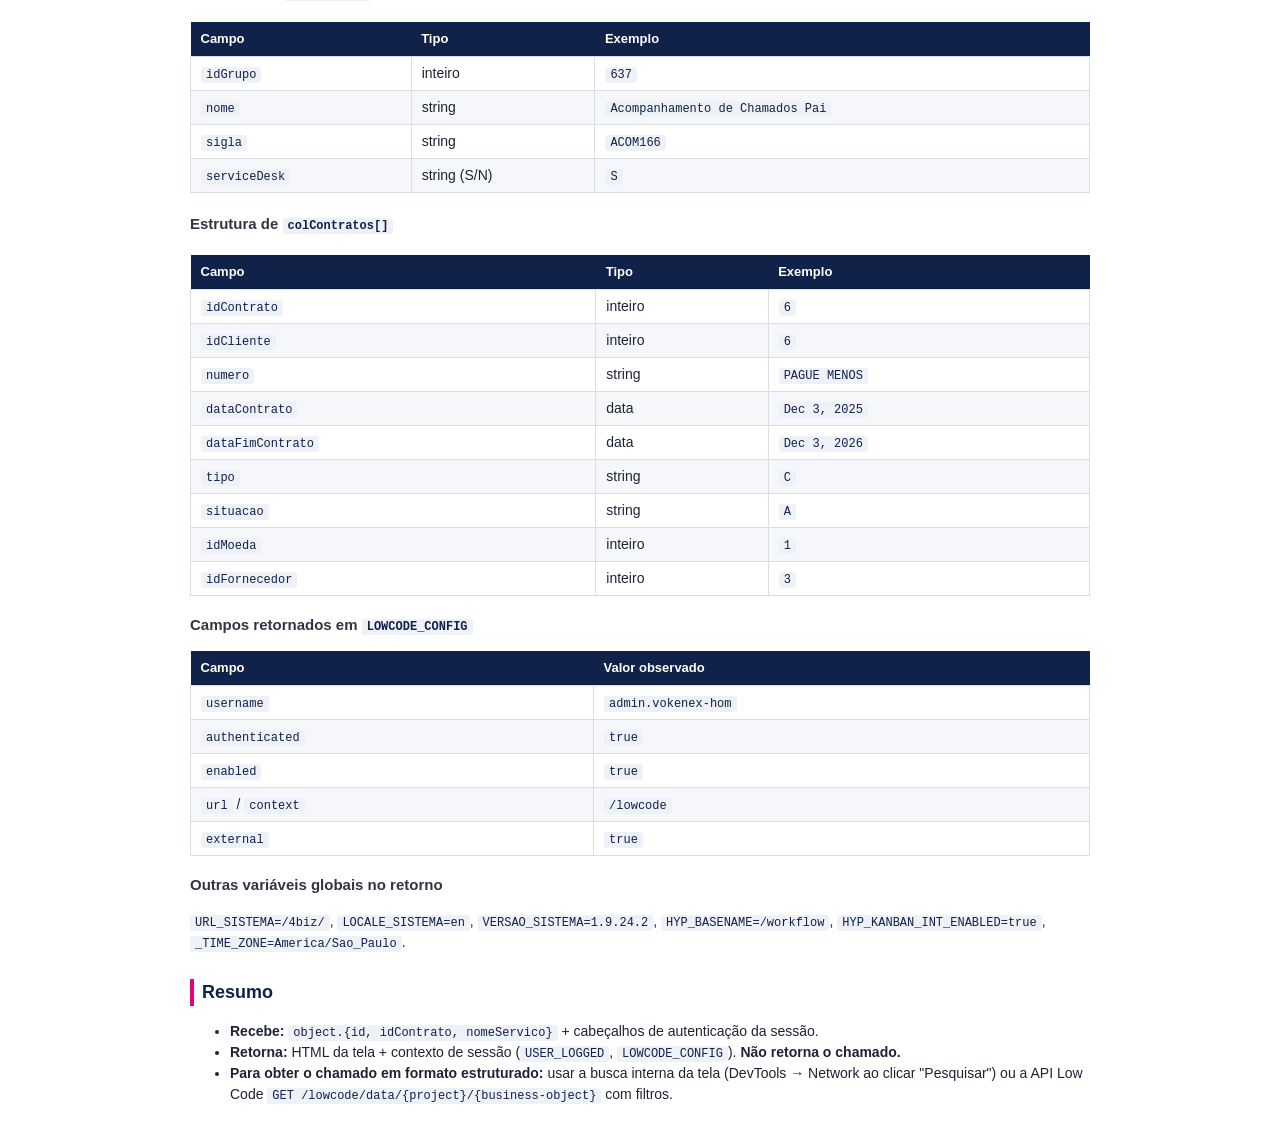
<file: reunioes/endpoint-serviceRequestIncident-load.html>
<!doctype html><html lang="pt-BR"><head><meta charset="utf-8">
<style>
body{font-family:'Segoe UI',Arial,sans-serif;color:#1c2433;font-size:14px;line-height:1.5;max-width:900px;margin:24px auto;padding:0 16px;}
h1{color:#10214A;font-size:24px;border-bottom:3px solid #E6007E;padding-bottom:8px;}
h2{color:#10214A;font-size:18px;margin-top:26px;border-left:4px solid #E6007E;padding-left:8px;}
h3,h4{color:#334;font-size:15px;}
table{border-collapse:collapse;width:100%;margin:10px 0 18px;}
th{background:#10214A;color:#fff;text-align:left;padding:7px 10px;font-size:13px;}
td{border:1px solid #d9dde5;padding:6px 10px;vertical-align:top;}
tr:nth-child(even) td{background:#f5f7fa;}
code{background:#eef1f6;color:#10214A;padding:1px 5px;border-radius:3px;font-family:Consolas,monospace;font-size:12px;}
blockquote{background:#fff4f9;border-left:4px solid #E6007E;margin:12px 0;padding:10px 14px;color:#444;}
a{color:#E6007E;}
</style></head><body><h1>Endpoint <code>serviceRequestIncident.load</code> — parâmetros e retorno observados</h1>
<blockquote>
<p>Documentado a partir da requisição enviada e da resposta observada (Postman: <code>200 OK</code>, ~22,69 KB, 204 ms).
<strong>Conclusão principal:</strong> este endpoint <strong>carrega a tela</strong> (HTML AngularJS do ITSM <code>/4biz</code>); ele <strong>não</strong> retorna
os dados do chamado em formato estruturado. Os campos "retornados" abaixo são o <em>bootstrap da sessão</em>, não o ticket 6908.
Credenciais de acesso omitidas por segurança.</p>
</blockquote>
<h2>Requisição</h2>
<table>
<thead>
<tr>
<th>Item</th>
<th>Valor</th>
</tr>
</thead>
<tbody>
<tr>
<td>Método</td>
<td><code>POST</code></td>
</tr>
<tr>
<td>URL</td>
<td><code>https://vokenex-hom.4bizoxygen.com/4biz/serviceRequestIncident/serviceRequestIncident.load</code></td>
</tr>
<tr>
<td>API</td>
<td>CITSmart / ITSM (<code>/4biz</code> webmvc) — <strong>fora</strong> do Swagger da API Low Code (<code>/lowcode</code>)</td>
</tr>
</tbody>
</table>
<h3>Headers necessários</h3>
<ul>
<li><code>Accept: application/json</code></li>
<li><code>Content-Type: application/json</code></li>
<li>Cabeçalhos de autenticação da sessão (omitidos)</li>
</ul>
<h3>Parâmetros do corpo (body JSON)</h3>
<p>Todos dentro do objeto raiz <code>object</code>:</p>
<table>
<thead>
<tr>
<th>Parâmetro</th>
<th>Tipo</th>
<th>Exemplo</th>
<th>Observação</th>
</tr>
</thead>
<tbody>
<tr>
<td><code>object.id</code></td>
<td>inteiro</td>
<td><code>6908</code></td>
<td>ID do chamado alvo</td>
</tr>
<tr>
<td><code>object.idContrato</code></td>
<td>inteiro</td>
<td><code>6</code></td>
<td>Contrato (6 = "PAGUE MENOS")</td>
</tr>
<tr>
<td><code>object.nomeServico</code></td>
<td>string</td>
<td><code>"Atendimento e Suporte Cliente Locação"</code></td>
<td>Nome do serviço</td>
</tr>
</tbody>
</table>
<blockquote>
<p>Observação: no comportamento observado, esses parâmetros <strong>não filtraram o retorno</strong> — a resposta
não trouxe o chamado 6908, e sim a tela + contexto do usuário logado. Ou seja, para consumo de dados
eles são efetivamente ignorados por este endpoint.</p>
</blockquote>
<h2>Resposta observada (<code>200 OK</code>)</h2>
<p>Corpo = documento <strong>HTML</strong> da aplicação (<code>ng-app="serviceRequestIncident"</code>). Os únicos dados estruturados
embutidos são o contexto de sessão (<code>USER_LOGGED</code>) e a config Low Code (<code>LOWCODE_CONFIG</code>).</p>
<h3>Campos retornados em <code>USER_LOGGED</code></h3>
<table>
<thead>
<tr>
<th>Campo</th>
<th>Tipo</th>
<th>Exemplo observado</th>
</tr>
</thead>
<tbody>
<tr>
<td><code>idUsuario</code></td>
<td>inteiro</td>
<td><code>3072</code></td>
</tr>
<tr>
<td><code>idUnidade</code></td>
<td>inteiro</td>
<td><code>1</code></td>
</tr>
<tr>
<td><code>idEmpregado</code></td>
<td>inteiro</td>
<td><code>3072</code></td>
</tr>
<tr>
<td><code>idPerfilAcessoUsuario</code></td>
<td>inteiro[]</td>
<td><code>[46, 47]</code></td>
</tr>
<tr>
<td><code>idEmpresa</code></td>
<td>inteiro</td>
<td><code>1</code></td>
</tr>
<tr>
<td><code>login</code></td>
<td>string</td>
<td><code>admin.vokenex-hom</code></td>
</tr>
<tr>
<td><code>nomeUsuario</code></td>
<td>string</td>
<td><code>admin vokenex-hom</code></td>
</tr>
<tr>
<td><code>status</code></td>
<td>string</td>
<td><code>A</code></td>
</tr>
<tr>
<td><code>email</code></td>
<td>string</td>
<td><code>admin.vokenex-hom@run2biz.com</code></td>
</tr>
<tr>
<td><code>grupos</code></td>
<td>string[]</td>
<td>siglas dos grupos (ex.: <code>1001784</code>, <code>ACIO184</code>, <code>MONI689</code>...)</td>
</tr>
<tr>
<td><code>colGrupos</code></td>
<td>objeto[]</td>
<td>ver estrutura abaixo</td>
</tr>
<tr>
<td><code>contratos</code></td>
<td>inteiro[]</td>
<td><code>[2, 3, 6, 7]</code></td>
</tr>
<tr>
<td><code>colContratos</code></td>
<td>objeto[]</td>
<td>ver estrutura abaixo</td>
</tr>
<tr>
<td><code>fromToken</code></td>
<td>boolean</td>
<td><code>false</code></td>
</tr>
<tr>
<td><code>passwordChanged</code></td>
<td>boolean</td>
<td><code>false</code></td>
</tr>
</tbody>
</table>
<h4>Estrutura de <code>colGrupos[]</code></h4>
<table>
<thead>
<tr>
<th>Campo</th>
<th>Tipo</th>
<th>Exemplo</th>
</tr>
</thead>
<tbody>
<tr>
<td><code>idGrupo</code></td>
<td>inteiro</td>
<td><code>637</code></td>
</tr>
<tr>
<td><code>nome</code></td>
<td>string</td>
<td><code>Acompanhamento de Chamados Pai</code></td>
</tr>
<tr>
<td><code>sigla</code></td>
<td>string</td>
<td><code>ACOM166</code></td>
</tr>
<tr>
<td><code>serviceDesk</code></td>
<td>string (S/N)</td>
<td><code>S</code></td>
</tr>
</tbody>
</table>
<h4>Estrutura de <code>colContratos[]</code></h4>
<table>
<thead>
<tr>
<th>Campo</th>
<th>Tipo</th>
<th>Exemplo</th>
</tr>
</thead>
<tbody>
<tr>
<td><code>idContrato</code></td>
<td>inteiro</td>
<td><code>6</code></td>
</tr>
<tr>
<td><code>idCliente</code></td>
<td>inteiro</td>
<td><code>6</code></td>
</tr>
<tr>
<td><code>numero</code></td>
<td>string</td>
<td><code>PAGUE MENOS</code></td>
</tr>
<tr>
<td><code>dataContrato</code></td>
<td>data</td>
<td><code>Dec 3, 2025</code></td>
</tr>
<tr>
<td><code>dataFimContrato</code></td>
<td>data</td>
<td><code>Dec 3, 2026</code></td>
</tr>
<tr>
<td><code>tipo</code></td>
<td>string</td>
<td><code>C</code></td>
</tr>
<tr>
<td><code>situacao</code></td>
<td>string</td>
<td><code>A</code></td>
</tr>
<tr>
<td><code>idMoeda</code></td>
<td>inteiro</td>
<td><code>1</code></td>
</tr>
<tr>
<td><code>idFornecedor</code></td>
<td>inteiro</td>
<td><code>3</code></td>
</tr>
</tbody>
</table>
<h3>Campos retornados em <code>LOWCODE_CONFIG</code></h3>
<table>
<thead>
<tr>
<th>Campo</th>
<th>Valor observado</th>
</tr>
</thead>
<tbody>
<tr>
<td><code>username</code></td>
<td><code>admin.vokenex-hom</code></td>
</tr>
<tr>
<td><code>authenticated</code></td>
<td><code>true</code></td>
</tr>
<tr>
<td><code>enabled</code></td>
<td><code>true</code></td>
</tr>
<tr>
<td><code>url</code> / <code>context</code></td>
<td><code>/lowcode</code></td>
</tr>
<tr>
<td><code>external</code></td>
<td><code>true</code></td>
</tr>
</tbody>
</table>
<h3>Outras variáveis globais no retorno</h3>
<p><code>URL_SISTEMA=/4biz/</code>, <code>LOCALE_SISTEMA=en</code>, <code>VERSAO_SISTEMA=1.9.24.2</code>, <code>HYP_BASENAME=/workflow</code>,
<code>HYP_KANBAN_INT_ENABLED=true</code>, <code>_TIME_ZONE=America/Sao_Paulo</code>.</p>
<h2>Resumo</h2>
<ul>
<li><strong>Recebe:</strong> <code>object.{id, idContrato, nomeServico}</code> + cabeçalhos de autenticação da sessão.</li>
<li><strong>Retorna:</strong> HTML da tela + contexto de sessão (<code>USER_LOGGED</code>, <code>LOWCODE_CONFIG</code>). <strong>Não retorna o chamado.</strong></li>
<li><strong>Para obter o chamado em formato estruturado:</strong> usar a busca interna da tela (DevTools → Network ao clicar "Pesquisar")
  ou a API Low Code <code>GET /lowcode/data/{project}/{business-object}</code> com filtros.</li>
</ul></body></html>
</file>
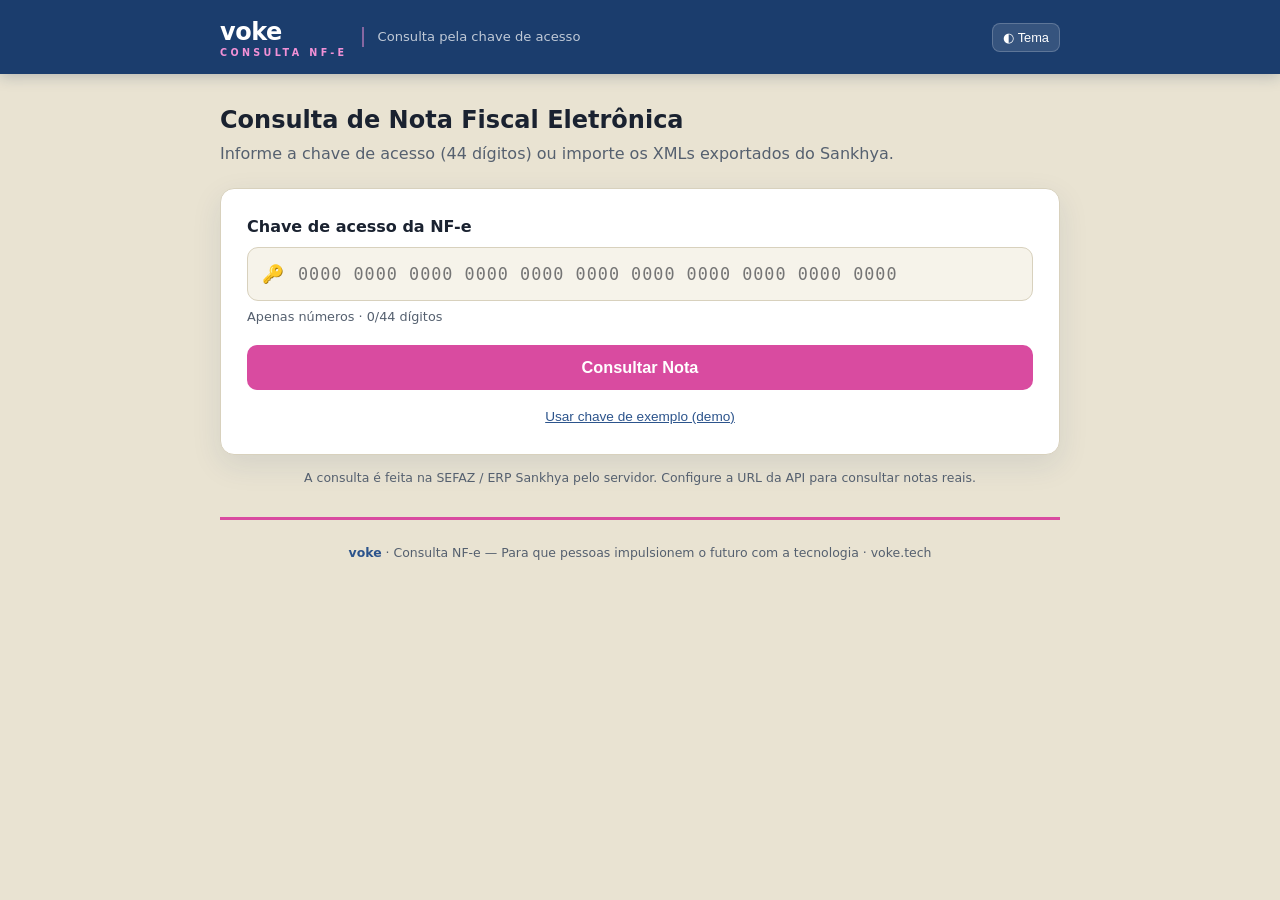
<file: nfe-consulta-saas/sankhya/consulta-nfe-standalone.html>
<!DOCTYPE html>
<html lang="pt-BR"><head><meta charset="UTF-8">
<meta name="viewport" content="width=device-width, initial-scale=1.0">
<title>Consulta NF-e · Voke</title></head><body>
<style>
  :root {
    --ground: #E9E3D2;
    --panel: #ffffff;
    --panel-2: #f6f3ea;
    --ink: #1a2230;
    --ink-soft: #55606f;
    --line: #d8d1bd;
    --navy: #1B3D6D;
    --navy-soft: #2c548c;
    --navy-2: #274c85;
    --pink: #d94ba0;
    --pink-strong: #b83485;
    --ok-bg: #d8f5e3; --ok-fg: #146c43;
    --warn-bg: #fff0cc; --warn-fg: #8a6d00;
    --bad-bg: #fbd9dd; --bad-fg: #b02a37;
    --shadow: 0 10px 30px rgba(27,61,109,.10);
    --radius: 14px;
    --mono: ui-monospace, "SFMono-Regular", "Cascadia Code", Consolas, monospace;
    --sans: system-ui, -apple-system, "Segoe UI", Roboto, sans-serif;
  }
  :root { --navy-soft: #2c548c; }
  @media (prefers-color-scheme: dark) {
    :root {
      --ground: #0e1726; --panel: #16233a; --panel-2: #1c2c46;
      --ink: #e7ecf6; --ink-soft: #9fb0c9; --line: #2a3b58;
      --navy: #7ba6df; --navy-soft: #9cc0f0; --navy-2: #6f9ad6;
      --pink: #f291d6; --pink-strong: #f7abe0;
      --ok-bg: #10361f; --ok-fg: #7ee2a8;
      --warn-bg: #3a3113; --warn-fg: #f2d788;
      --bad-bg: #3a1720; --bad-fg: #f6a3ad;
      --shadow: 0 10px 30px rgba(0,0,0,.35);
    }
  }
  :root[data-theme="dark"] {
    --ground: #0e1726; --panel: #16233a; --panel-2: #1c2c46;
    --ink: #e7ecf6; --ink-soft: #9fb0c9; --line: #2a3b58;
    --navy: #7ba6df; --navy-soft: #9cc0f0; --navy-2: #6f9ad6;
    --pink: #f291d6; --pink-strong: #f7abe0;
    --ok-bg: #10361f; --ok-fg: #7ee2a8;
    --warn-bg: #3a3113; --warn-fg: #f2d788;
    --bad-bg: #3a1720; --bad-fg: #f6a3ad;
    --shadow: 0 10px 30px rgba(0,0,0,.35);
  }
  :root[data-theme="light"] {
    --ground: #E9E3D2; --panel: #ffffff; --panel-2: #f6f3ea;
    --ink: #1a2230; --ink-soft: #55606f; --line: #d8d1bd;
    --navy: #1B3D6D; --navy-soft: #2c548c; --navy-2: #274c85;
    --pink: #d94ba0; --pink-strong: #b83485;
    --ok-bg: #d8f5e3; --ok-fg: #146c43;
    --warn-bg: #fff0cc; --warn-fg: #8a6d00;
    --bad-bg: #fbd9dd; --bad-fg: #b02a37;
    --shadow: 0 10px 30px rgba(27,61,109,.10);
  }

  * { box-sizing: border-box; }
  body { margin: 0; background: var(--ground); color: var(--ink); font-family: var(--sans);
         line-height: 1.5; -webkit-font-smoothing: antialiased; }
  .wrap { max-width: 880px; margin: 0 auto; padding: 0 20px 60px; }

  /* Header */
  .app-nav { background: var(--navy); position: sticky; top: 0; z-index: 5;
             box-shadow: 0 2px 14px rgba(20,46,82,.25); }
  :root[data-theme="dark"] .app-nav, .app-nav { }
  @media (prefers-color-scheme: dark) { .app-nav { background: #0b1730; } }
  :root[data-theme="dark"] .app-nav { background: #0b1730; }
  :root[data-theme="light"] .app-nav { background: #1B3D6D; }
  .nav-in { max-width: 880px; margin: 0 auto; padding: 14px 20px; display: flex; align-items: center; gap: 14px; }
  .brand { font-weight: 800; font-size: 1.5rem; color: #fff; letter-spacing: -.02em; }
  .brand small { display:block; font-size:.6rem; letter-spacing:.35em; text-transform:uppercase; color:#f291d6; font-weight:600; margin-top:-4px;}
  .nav-tag { color: rgba(255,255,255,.72); font-size: .82rem; padding-left: 14px; border-left: 2px solid rgba(242,145,214,.5); }
  .theme-btn { margin-left: auto; background: rgba(255,255,255,.12); color: #fff; border: 1px solid rgba(255,255,255,.2);
               border-radius: 8px; padding: 6px 10px; cursor: pointer; font-size: .8rem; }
  .theme-btn:hover { background: rgba(255,255,255,.2); }

  h1.title { font-size: 1.5rem; text-wrap: balance; margin: 28px 0 4px; color: var(--ink); }
  .sub { color: var(--ink-soft); margin: 0 0 22px; }

  .card { background: var(--panel); border: 1px solid var(--line); border-radius: var(--radius);
          box-shadow: var(--shadow); padding: 26px; }
  .card + .card { margin-top: 16px; }

  label.lab { font-weight: 600; display: block; margin-bottom: 8px; }
  .field { display: flex; align-items: center; gap: 10px; border: 1.5px solid var(--line);
           border-radius: 11px; padding: 4px 4px 4px 14px; background: var(--panel-2); }
  .field:focus-within { border-color: var(--navy); }
  .field span.ico { font-size: 1.1rem; }
  #chave { flex: 1; border: 0; background: transparent; color: var(--ink); font-family: var(--mono);
           font-size: 1.05rem; letter-spacing: 1px; padding: 12px 4px; outline: none; }
  .meta { display: flex; justify-content: space-between; margin-top: 6px; font-size: .8rem; color: var(--ink-soft); }
  .err { color: var(--bad-fg); font-weight: 600; }

  .btn { border: 0; border-radius: 10px; font-weight: 700; cursor: pointer; font-size: .95rem;
         padding: 13px 20px; transition: background .15s, transform .05s; }
  .btn:active { transform: translateY(1px); }
  .btn-cta { background: var(--pink); color: #fff; width: 100%; margin-top: 18px; font-size: 1.02rem; }
  .btn-cta:hover { background: var(--pink-strong); }
  .btn-ghost { background: transparent; color: var(--navy-soft); border: 1.5px solid var(--line); }
  .btn-ghost:hover { border-color: var(--navy); }
  .btn-link { background: none; border: 0; color: var(--navy-soft); cursor: pointer; font-size: .85rem; text-decoration: underline; }
  .center { text-align: center; margin-top: 14px; }

  .or { display: flex; align-items: center; gap: 12px; color: var(--ink-soft);
        font-size: .72rem; letter-spacing: .18em; text-transform: uppercase; margin: 22px 0; }
  .or::before, .or::after { content: ""; flex: 1; height: 1px; background: var(--line); }

  .dz { border: 2px dashed var(--line); border-radius: 12px; padding: 24px; text-align: center;
        cursor: pointer; background: var(--panel-2); transition: border-color .15s, background .15s; }
  .dz:hover { border-color: var(--navy); }
  .dz.drag { border-color: var(--pink-strong); background: color-mix(in srgb, var(--pink) 10%, var(--panel-2)); }
  .dz .em { font-size: 1.8rem; }
  .dz .t { font-weight: 700; color: var(--navy-soft); margin-top: 4px; }
  .dz .s { font-size: .82rem; color: var(--ink-soft); }
  #zipStatus { font-size: .85rem; margin-top: 10px; min-height: 1.2em; }
  .st-ok { color: var(--ok-fg); } .st-bad { color: var(--bad-fg); } .st-mut { color: var(--ink-soft); }

  .foot-note { text-align: center; color: var(--ink-soft); font-size: .78rem; margin-top: 14px; }

  /* Result */
  .toolbar { display: flex; flex-wrap: wrap; gap: 10px; align-items: center; justify-content: space-between; margin: 26px 0 16px; }
  .toolbar .r { display: flex; gap: 10px; }
  .pill { display: inline-block; padding: 5px 12px; border-radius: 999px; font-size: .74rem; font-weight: 800;
          text-transform: uppercase; letter-spacing: .04em; }
  .pill.AUTORIZADA { background: var(--ok-bg); color: var(--ok-fg); }
  .pill.CANCELADA { background: var(--bad-bg); color: var(--bad-fg); }
  .pill.DENEGADA { background: var(--warn-bg); color: var(--warn-fg); }
  .doc-h { display: flex; flex-wrap: wrap; gap: 16px; justify-content: space-between; align-items: flex-end; }
  .doc-h h2 { margin: 8px 0 2px; font-size: 1.35rem; color: var(--ink); }
  .chave-m { font-family: var(--mono); font-size: .8rem; color: var(--ink-soft); word-break: break-all; }
  .vtot { text-align: right; }
  .vtot .l { font-size: .78rem; color: var(--ink-soft); }
  .vtot .v { font-size: 1.7rem; font-weight: 800; color: var(--navy-soft); font-variant-numeric: tabular-nums; }

  .grid2 { display: grid; grid-template-columns: 1fr 1fr; gap: 16px; }
  .grid4 { display: grid; grid-template-columns: repeat(4, 1fr); gap: 16px; }
  @media (max-width: 620px) { .grid2, .grid4 { grid-template-columns: 1fr 1fr; } }
  .sec-lab { font-size: .72rem; text-transform: uppercase; letter-spacing: .09em; color: var(--navy-soft);
             font-weight: 800; margin: 0 0 10px; }
  .kv .k { font-size: .76rem; color: var(--ink-soft); } .kv .v2 { font-weight: 600; }
  .party .nm { font-weight: 700; color: var(--ink); } .party .doc { font-size: .82rem; color: var(--ink-soft); }

  .tbl-wrap { overflow-x: auto; }
  table { width: 100%; border-collapse: collapse; font-size: .9rem; }
  thead th { text-align: left; font-size: .68rem; text-transform: uppercase; letter-spacing: .05em;
             color: var(--ink-soft); border-bottom: 2px solid var(--line); padding: 8px 10px; }
  tbody td { padding: 9px 10px; border-bottom: 1px solid var(--line); }
  td.num, th.num { text-align: right; font-variant-numeric: tabular-nums; }

  .totais { background: var(--navy); color: #fff; border-radius: var(--radius); padding: 20px; }
  @media (prefers-color-scheme: dark) { .totais { background: #12294a; } }
  :root[data-theme="dark"] .totais { background: #12294a; }
  :root[data-theme="light"] .totais { background: #1B3D6D; }
  .totais .row { display: flex; justify-content: space-between; font-variant-numeric: tabular-nums; padding: 3px 0; }
  .totais hr { border: 0; border-top: 1px solid rgba(255,255,255,.22); margin: 8px 0; }
  .totais .big { font-size: 1.25rem; font-weight: 800; }

  /* Overlay */
  .ov { position: fixed; inset: 0; background: rgba(10,20,35,.55); display: none; align-items: center;
        justify-content: center; padding: 20px; z-index: 20; }
  .ov.show { display: flex; }
  .ov-box { background: var(--panel); border-radius: var(--radius); max-width: 640px; width: 100%;
            max-height: 82vh; display: flex; flex-direction: column; box-shadow: var(--shadow); }
  .ov-h { padding: 16px 20px; border-bottom: 1px solid var(--line); display: flex; justify-content: space-between; align-items: center; }
  .ov-h h3 { margin: 0; font-size: 1.05rem; }
  .ov-b { padding: 16px 20px; overflow: auto; }
  .x { background: none; border: 0; font-size: 1.4rem; cursor: pointer; color: var(--ink-soft); line-height: 1; }
  .pick { display: block; width: 100%; text-align: left; background: var(--panel-2); border: 1px solid var(--line);
          border-radius: 10px; padding: 12px 14px; margin-bottom: 8px; cursor: pointer; color: var(--ink); }
  .pick:hover { border-color: var(--navy); }
  .pick .top { display: flex; justify-content: space-between; font-weight: 700; }
  .pick .bot { font-size: .82rem; color: var(--ink-soft); }
  pre.xml { background: #0f1b2d; color: #cfe3ff; padding: 14px; border-radius: 10px; font-size: .74rem;
            white-space: pre-wrap; word-break: break-all; margin: 0; }

  .hidden { display: none !important; }
  footer.pg { text-align: center; color: var(--ink-soft); font-size: .78rem; padding: 24px 0 0; border-top: 3px solid var(--pink); margin-top: 30px; }

  @media print {
    .app-nav, .toolbar, .dz, #zipStatus, .foot-note, .or, footer.pg, .theme-btn { display: none !important; }
    body { background: #fff; color: #000; }
    .card { box-shadow: none; border: 1px solid #999; }
    .totais { background: #1B3D6D !important; -webkit-print-color-adjust: exact; print-color-adjust: exact; }
    .pill { -webkit-print-color-adjust: exact; print-color-adjust: exact; }
  }
</style>

<nav class="app-nav">
  <div class="nav-in">
    <div class="brand">voke<small>consulta nf-e</small></div>
    <span class="nav-tag">Consulta pela chave de acesso</span>
    <button class="theme-btn" id="themeBtn" type="button">◐ Tema</button>
  </div>
</nav>

<div class="wrap">

  <!-- ============ CONSULTA ============ -->
  <section id="viewConsulta">
    <h1 class="title">Consulta de Nota Fiscal Eletrônica</h1>
    <p class="sub">Informe a chave de acesso (44 dígitos) ou importe os XMLs exportados do Sankhya.</p>

    <div class="card">
      <label class="lab" for="chave">Chave de acesso da NF-e</label>
      <div class="field">
        <span class="ico">🔑</span>
        <input id="chave" inputmode="numeric" autocomplete="off"
               placeholder="0000 0000 0000 0000 0000 0000 0000 0000 0000 0000 0000" />
      </div>
      <div class="meta">
        <span>Apenas números · <span id="cont">0</span>/44 dígitos</span>
        <span id="chaveErr" class="err hidden"></span>
      </div>
      <button class="btn btn-cta" id="btnConsultar" type="button">Consultar Nota</button>
      <div class="center"><button class="btn-link" id="btnExemplo" type="button">Usar chave de exemplo (demo)</button></div>
    </div>

    <p class="foot-note">A consulta é feita na SEFAZ / ERP Sankhya pelo servidor. Configure a URL da API para consultar notas reais.</p>
  </section>

  <!-- ============ RESULTADO ============ -->
  <section id="viewResultado" class="hidden">
    <div class="toolbar">
      <button class="btn btn-ghost" id="btnVoltar" type="button">← Nova consulta</button>
      <div class="r">
        <button class="btn btn-ghost" id="btnXml" type="button">Ver XML</button>
        <button class="btn btn-ghost" id="btnBaixarXml" type="button">⬇ Baixar XML</button>
        <button class="btn btn-cta" style="width:auto;margin:0" id="btnPdf" type="button">⬇ Baixar PDF</button>
      </div>
    </div>

    <div class="card">
      <div class="doc-h">
        <div>
          <span class="pill" id="rStatus">—</span>
          <h2>NF-e nº <span id="rNumero">—</span> · Série <span id="rSerie">—</span></h2>
          <div class="chave-m" id="rChave">—</div>
        </div>
        <div class="vtot">
          <div class="l">Valor total da nota</div>
          <div class="v" id="rValor">R$ 0,00</div>
        </div>
      </div>
    </div>

    <div class="grid2" style="margin-top:16px">
      <div class="card party"><div class="sec-lab">Emitente</div>
        <div class="nm" id="rEmitNome">—</div><div class="doc">CNPJ: <span id="rEmitDoc">—</span></div></div>
      <div class="card party"><div class="sec-lab">Destinatário</div>
        <div class="nm" id="rDestNome">—</div><div class="doc">CNPJ: <span id="rDestDoc">—</span></div></div>
    </div>

    <div class="card" style="margin-top:16px">
      <div class="sec-lab">Dados da nota</div>
      <div class="grid4">
        <div class="kv"><div class="k">Emissão</div><div class="v2" id="rEmissao">—</div></div>
        <div class="kv"><div class="k">Natureza da operação</div><div class="v2" id="rNat">—</div></div>
        <div class="kv"><div class="k">Protocolo</div><div class="v2" id="rProt" style="font-family:var(--mono)">—</div></div>
        <div class="kv"><div class="k">Autorização</div><div class="v2" id="rDhProt">—</div></div>
      </div>
    </div>

    <div class="card" style="margin-top:16px">
      <div class="sec-lab">Produtos / Serviços</div>
      <div class="tbl-wrap">
        <table>
          <thead><tr><th>#</th><th>Descrição</th><th>NCM</th>
            <th class="num">Qtd</th><th class="num">Vlr. Unit.</th><th class="num">Vlr. Total</th></tr></thead>
          <tbody id="rProdutos"></tbody>
        </table>
      </div>
    </div>

    <div class="grid2" style="margin-top:16px; grid-template-columns: 1.6fr 1fr">
      <div class="card"><div class="sec-lab">Impostos</div><div class="grid4" id="rImpostos"></div></div>
      <div class="totais">
        <div class="sec-lab" style="color:rgba(255,255,255,.65)">Totais</div>
        <div class="row"><span>Produtos</span><span id="rTotProd">R$ 0,00</span></div>
        <div class="row"><span>Impostos</span><span id="rTotImp">R$ 0,00</span></div>
        <hr />
        <div class="row big"><span>Total NF-e</span><span id="rTotNota">R$ 0,00</span></div>
      </div>
    </div>
  </section>

  <footer class="pg"><strong style="color:var(--navy-soft)">voke</strong> · Consulta NF-e — Para que pessoas impulsionem o futuro com a tecnologia · voke.tech</footer>
</div>

<!-- Overlay XML -->
<div class="ov" id="ovXml">
  <div class="ov-box">
    <div class="ov-h"><h3>XML da NF-e</h3><button class="x" data-close type="button">×</button></div>
    <div class="ov-b"><pre class="xml" id="xmlBox"></pre></div>
  </div>
</div>

<script>
"use strict";
const $ = id => document.getElementById(id);
const fmtBRL = v => (v||0).toLocaleString("pt-BR",{style:"currency",currency:"BRL"});
const fmtDate = iso => { if(!iso) return "—"; const d=new Date(iso); return isNaN(d)?iso:d.toLocaleString("pt-BR"); };
const esc = s => String(s??"").replace(/[&<>"']/g,c=>({"&":"&amp;","<":"&lt;",">":"&gt;",'"':"&quot;","'":"&#39;"}[c]));
const mask = d => (d.match(/.{1,4}/g)||[]).join(" ");
const onlyD = v => (v||"").replace(/\D/g,"");
let notaAtual = null;

/* ---------- Tema ---------- */
$("themeBtn").addEventListener("click",()=>{
  const now = document.documentElement.getAttribute("data-theme")
    || (matchMedia("(prefers-color-scheme: dark)").matches ? "dark":"light");
  document.documentElement.setAttribute("data-theme", now==="dark"?"light":"dark");
});

/* ---------- Demo ---------- */
const DEMO = {
  chave:"35240114200166000187550010000123451123456789", numero:"12345", serie:"1",
  emissao:"2024-01-15T10:32:00", natureza:"Venda de mercadoria adquirida de terceiros",
  status:"AUTORIZADA", protocolo:"135240001234567", dhProtocolo:"2024-01-15T10:33:12",
  emitente:{nome:"Voke Tecnologia LTDA",cnpj:"14.200.166/0001-87"},
  destinatario:{nome:"Cliente Exemplo Comercio SA",cnpj:"09.876.543/0001-21"},
  valorTotal:4875.90, totalProdutos:4500.00, totalImpostos:375.90,
  produtos:[
    {item:1,descricao:"Notebook Corporativo 14 i5 16GB",ncm:"8471.30.19",qtd:3,unitario:1200,total:3600},
    {item:2,descricao:"Monitor LED 24 Full HD",ncm:"8528.52.20",qtd:3,unitario:300,total:900}],
  impostos:[{nome:"ICMS",base:4500,valor:540},{nome:"IPI",base:4500,valor:0},
    {nome:"PIS",base:4500,valor:74.25},{nome:"COFINS",base:4500,valor:342}],
  xml:'<?xml version="1.0" encoding="UTF-8"?>\n<nfeProc versao="4.00"><NFe><infNFe Id="NFe35240114200166000187550010000123451123456789"><ide><nNF>12345</nNF><serie>1</serie><dhEmi>2024-01-15T10:32:00-03:00</dhEmi></ide></infNFe></NFe></nfeProc>'
};

/* ---------- Input chave ---------- */
$("chave").addEventListener("input",e=>{
  const d = onlyD(e.target.value).slice(0,44);
  e.target.value = mask(d); $("cont").textContent = d.length; $("chaveErr").classList.add("hidden");
});
$("btnExemplo").addEventListener("click",()=>{ $("chave").value=mask(DEMO.chave); $("cont").textContent=44; });

/* Configure a URL do backend que consulta a SEFAZ/Sankhya (com certificado digital).
   Deixe vazio para operar em modo demonstração. */
const API = { baseUrl: "", tokenKey: "nfe_jwt" };

$("btnConsultar").addEventListener("click", consultar);
$("chave").addEventListener("keydown", e => { if(e.key==="Enter") consultar(); });

async function consultar(){
  const d = onlyD($("chave").value);
  if(d.length!==44){ const e=$("chaveErr"); e.textContent=`A chave deve ter 44 dígitos (atual: ${d.length}).`; e.classList.remove("hidden"); return; }
  $("chaveErr").classList.add("hidden");
  const btn=$("btnConsultar"), rot=btn.textContent; btn.disabled=true; btn.textContent="Consultando…";
  try{
    let nota;
    if(API.baseUrl){
      const tk=localStorage.getItem(API.tokenKey);
      const r=await fetch(`${API.baseUrl}/api/v1/nfe/${d}`,{headers:{Accept:"application/json",...(tk?{Authorization:"Bearer "+tk}:{})}});
      if(r.status===404) throw new Error("Nota não localizada na SEFAZ/Sankhya para esta chave.");
      if(!r.ok) throw new Error("Falha na consulta (HTTP "+r.status+").");
      nota=await r.json();
    } else {
      await new Promise(res=>setTimeout(res,400));
      nota=structuredClone(DEMO); nota.chave=d;
    }
    notaAtual=nota; render(nota);
  }catch(err){ const e=$("chaveErr"); e.textContent=err.message; e.classList.remove("hidden"); }
  finally{ btn.disabled=false; btn.textContent=rot; }
}

/* ---------- Overlays ---------- */
function closeOv(){ document.querySelectorAll(".ov").forEach(o=>o.classList.remove("show")); }
document.querySelectorAll("[data-close]").forEach(b=>b.addEventListener("click",closeOv));
document.querySelectorAll(".ov").forEach(o=>o.addEventListener("click",e=>{ if(e.target===o) closeOv(); }));

/* ---------- Render ---------- */
function render(n){
  $("viewConsulta").classList.add("hidden");
  $("viewResultado").classList.remove("hidden");
  const st=(n.status||"").toUpperCase();
  const pill=$("rStatus"); pill.textContent=st; pill.className="pill "+st;
  $("rNumero").textContent=n.numero; $("rSerie").textContent=n.serie;
  $("rChave").textContent=mask(n.chave); $("rValor").textContent=fmtBRL(n.valorTotal);
  $("rEmitNome").textContent=n.emitente.nome; $("rEmitDoc").textContent=n.emitente.cnpj;
  $("rDestNome").textContent=n.destinatario.nome; $("rDestDoc").textContent=n.destinatario.cnpj;
  $("rEmissao").textContent=fmtDate(n.emissao); $("rNat").textContent=n.natureza||"—";
  $("rProt").textContent=n.protocolo||"—"; $("rDhProt").textContent=fmtDate(n.dhProtocolo);
  $("rProdutos").innerHTML=n.produtos.map(p=>`<tr><td>${p.item}</td><td>${esc(p.descricao)}</td>
    <td style="color:var(--ink-soft)">${esc(p.ncm)}</td><td class="num">${p.qtd}</td>
    <td class="num">${fmtBRL(p.unitario)}</td><td class="num" style="font-weight:600">${fmtBRL(p.total)}</td></tr>`).join("");
  $("rImpostos").innerHTML=n.impostos.map(i=>`<div class="kv"><div class="k">${esc(i.nome)}</div>
    <div class="v2" style="color:var(--navy-soft)">${fmtBRL(i.valor)}</div>
    <div style="font-size:.7rem;color:var(--ink-soft)">Base ${fmtBRL(i.base)}</div></div>`).join("");
  $("rTotProd").textContent=fmtBRL(n.totalProdutos); $("rTotImp").textContent=fmtBRL(n.totalImpostos);
  $("rTotNota").textContent=fmtBRL(n.valorTotal);
  $("xmlBox").textContent=n.xml||"XML não disponível.";
  scrollTo({top:0,behavior:"smooth"});
}
$("btnVoltar").addEventListener("click",()=>{ $("viewResultado").classList.add("hidden"); $("viewConsulta").classList.remove("hidden"); });
$("btnXml").addEventListener("click",()=>$("ovXml").classList.add("show"));
$("btnPdf").addEventListener("click",()=>window.print());
$("btnBaixarXml").addEventListener("click",()=>{
  if(!notaAtual||!notaAtual.xml){ alert("XML não disponível para esta nota."); return; }
  const blob=new Blob([notaAtual.xml],{type:"application/xml"});
  const u=URL.createObjectURL(blob), a=document.createElement("a");
  a.href=u; a.download=`NFe_${notaAtual.chave}.xml`; a.click(); URL.revokeObjectURL(u);
});
</script>
</body></html>
</file>
